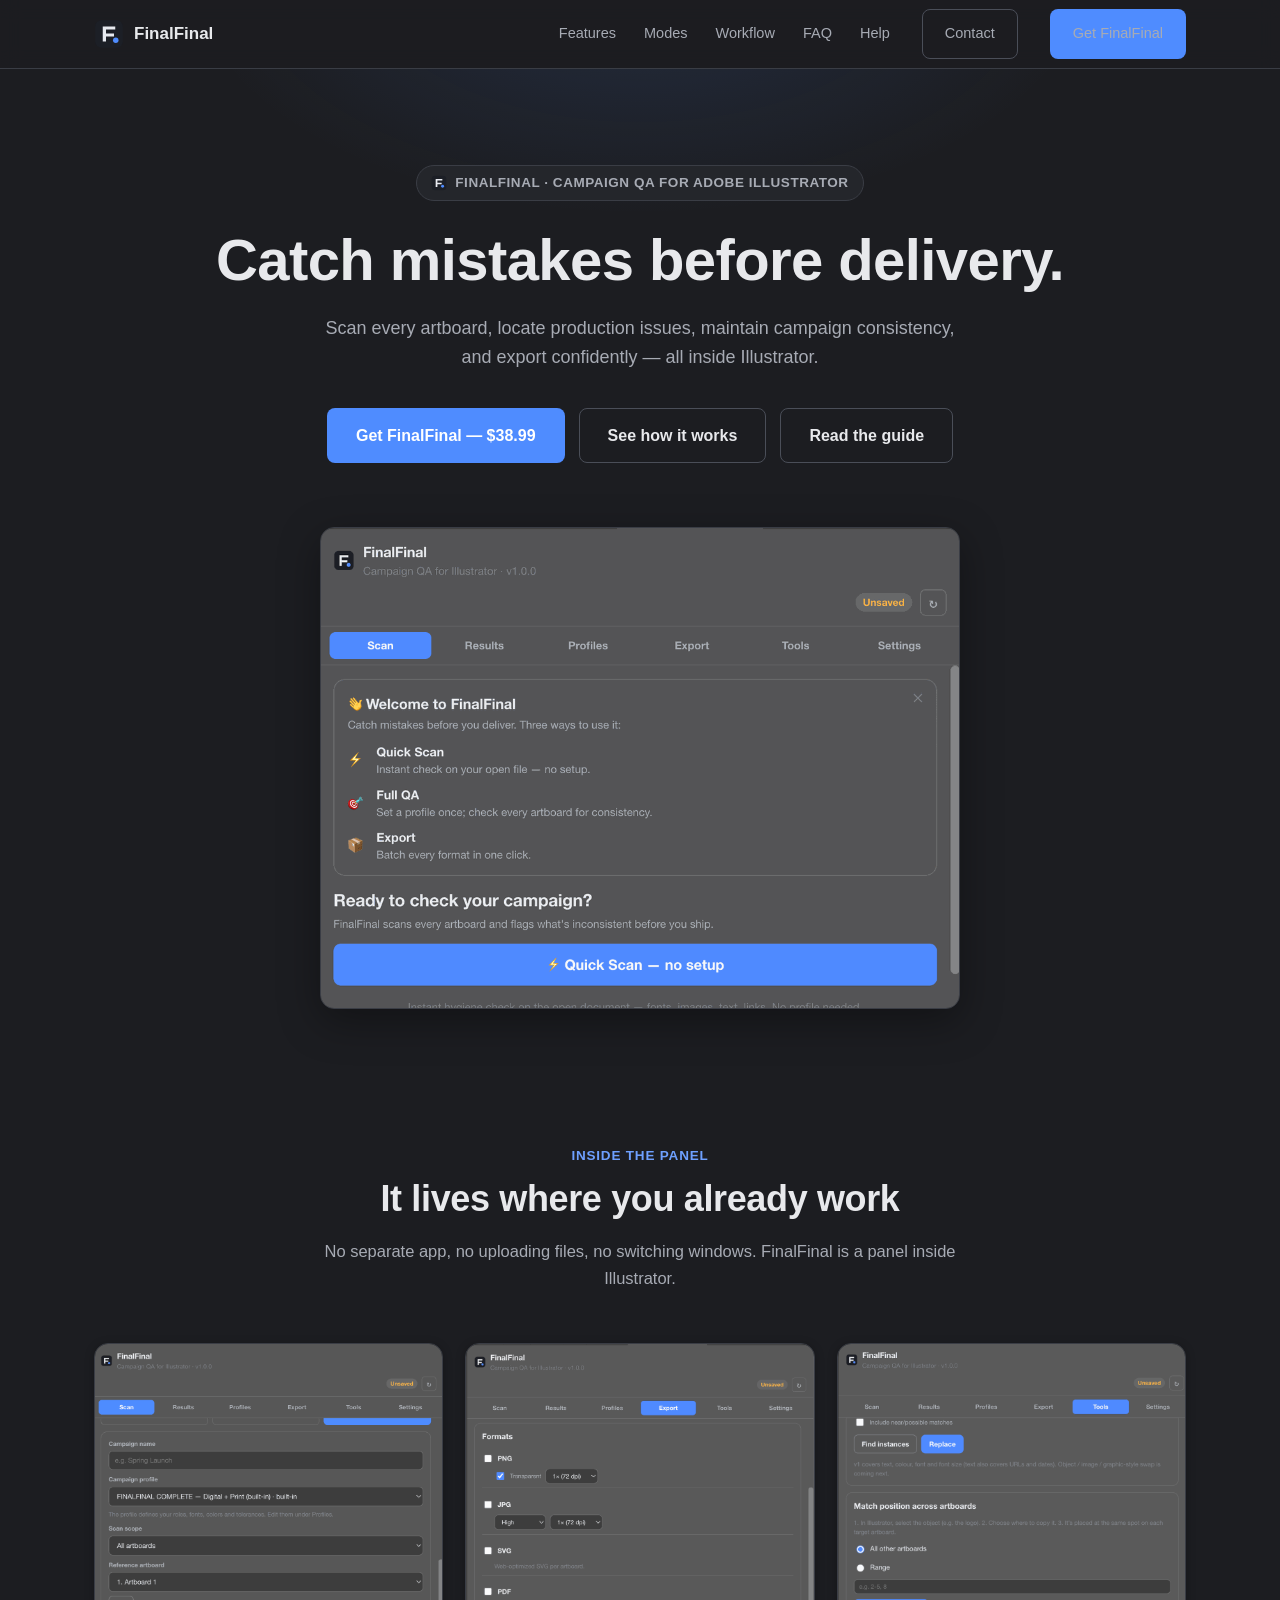
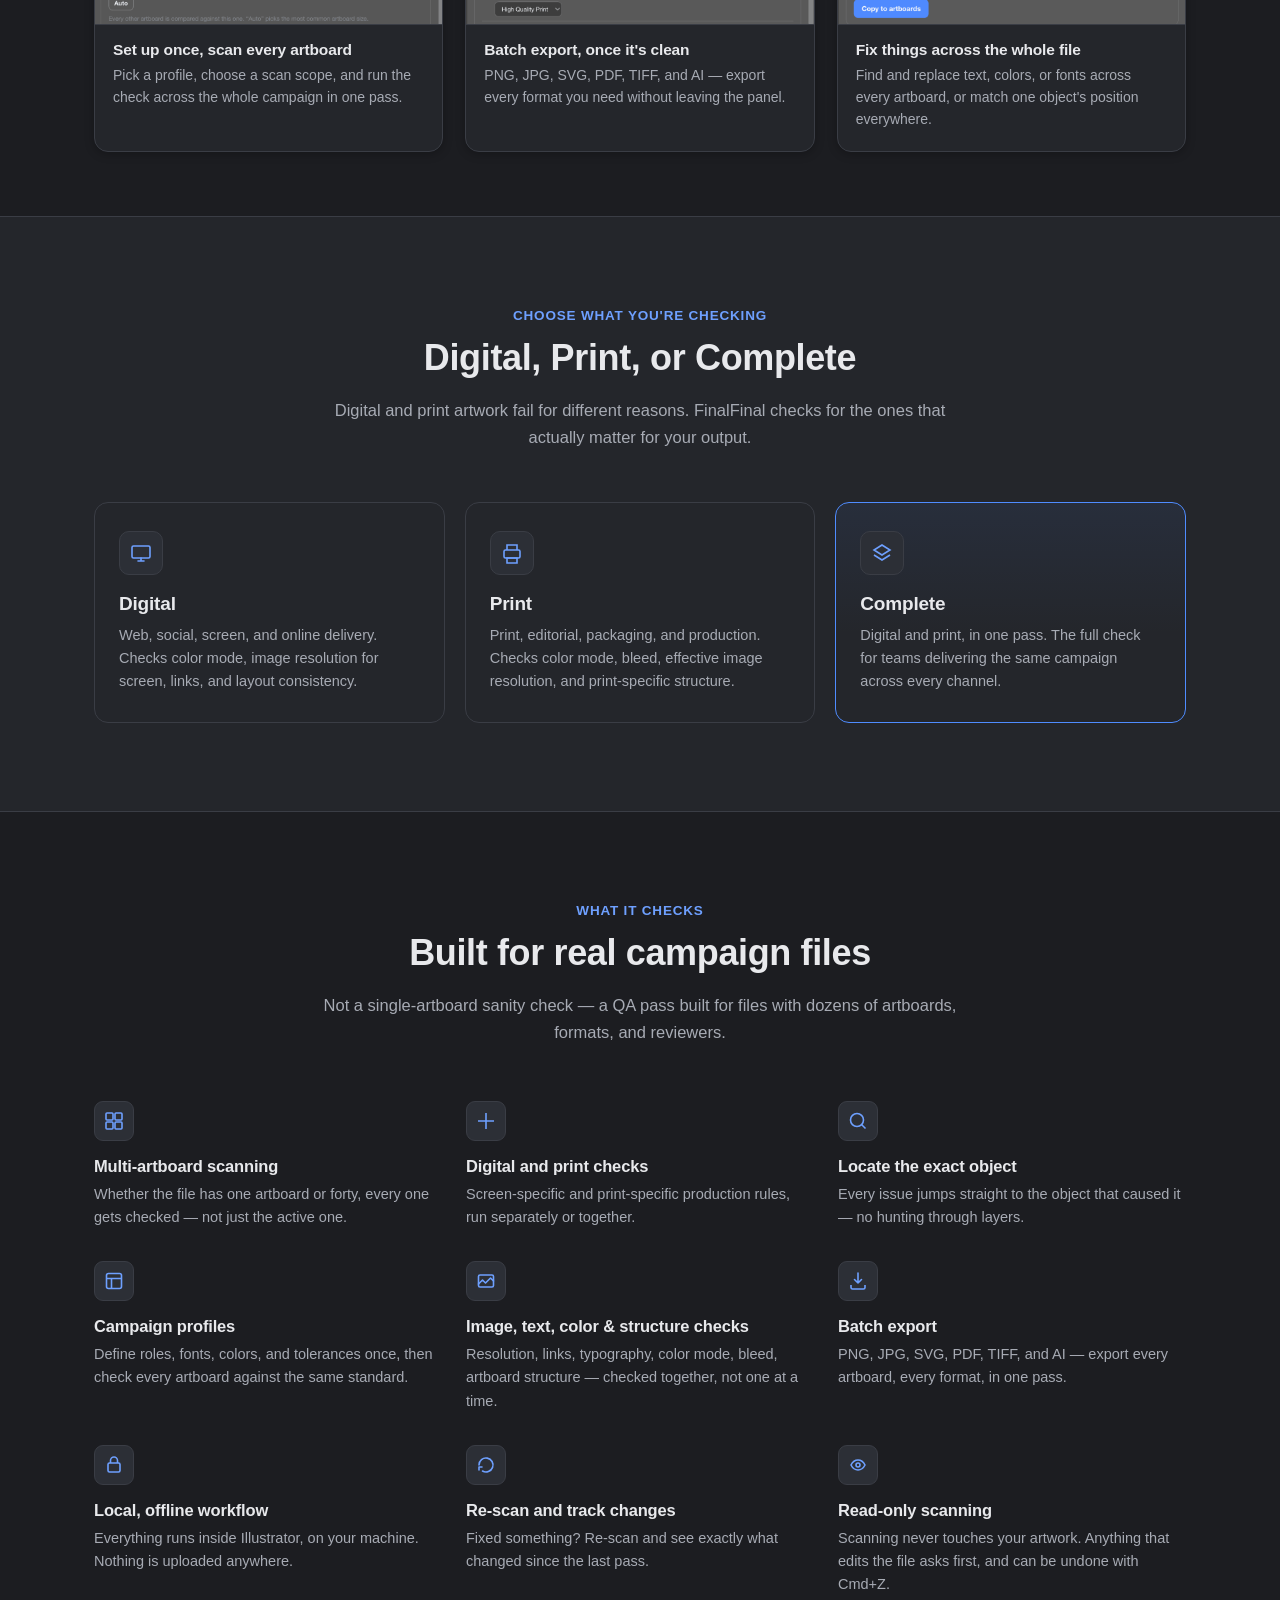
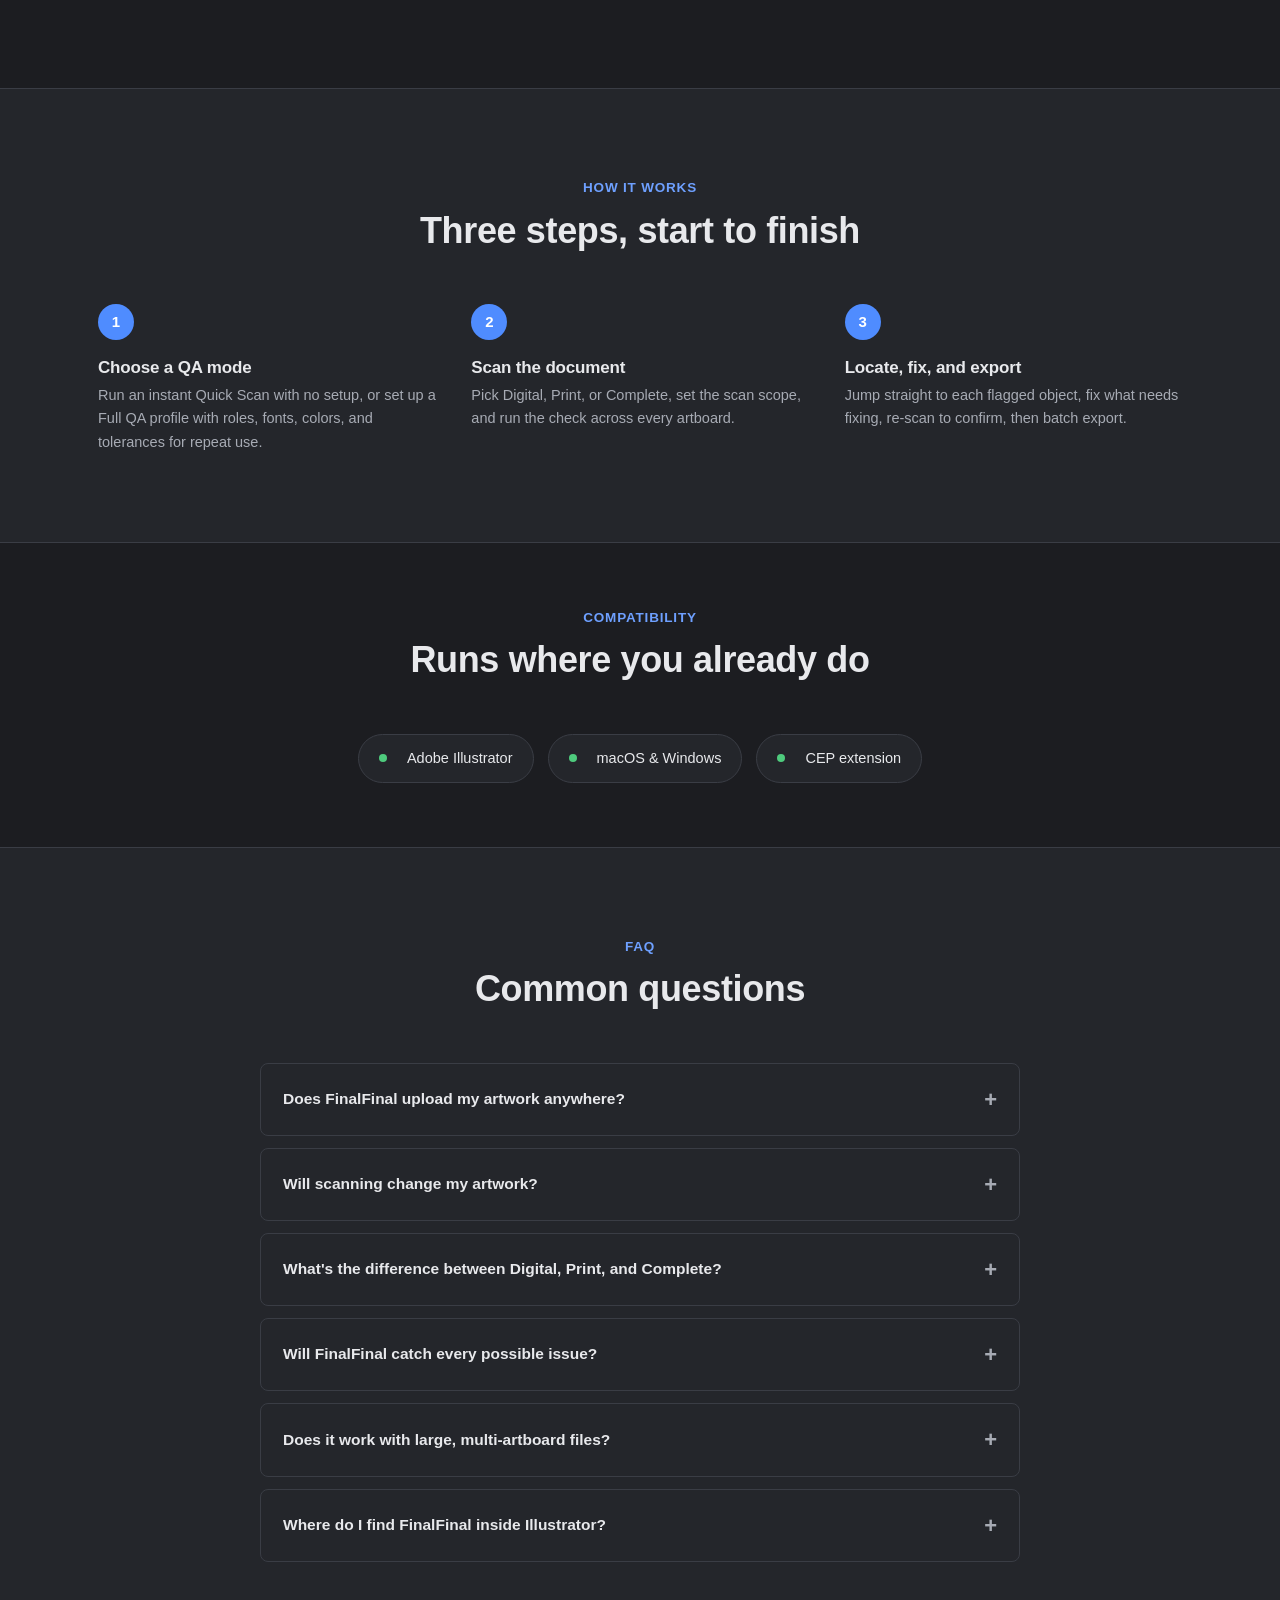
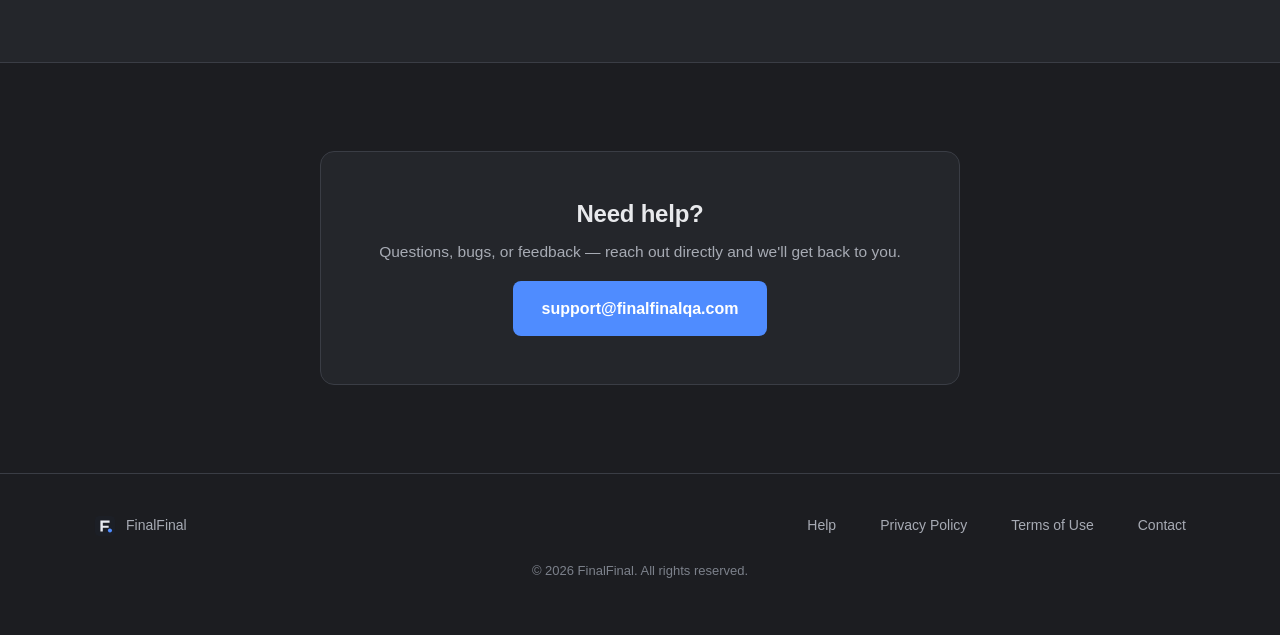
<file: index.html>
<!DOCTYPE html>
<html lang="en">
<head>
<meta charset="UTF-8">
<meta name="viewport" content="width=device-width, initial-scale=1.0">
<title>FinalFinal — Campaign QA for Adobe Illustrator</title>
<meta name="description" content="FinalFinal scans every artboard in Adobe Illustrator, locates production issues, checks campaign consistency, and helps you export confidently — entirely inside Illustrator, entirely offline.">

<link rel="icon" type="image/svg+xml" href="assets/img/logo-mark.svg">
<link rel="icon" type="image/png" sizes="32x32" href="assets/img/favicon-32.png">
<link rel="apple-touch-icon" sizes="180x180" href="assets/img/favicon-180.png">
<link rel="stylesheet" href="assets/css/style.css">

<meta property="og:type" content="website">
<meta property="og:title" content="FinalFinal — Campaign QA for Adobe Illustrator">
<meta property="og:description" content="Catch mistakes before delivery. Scan every artboard, locate production issues, maintain campaign consistency, and export confidently — all inside Illustrator.">
<meta property="og:image" content="assets/img/og-image.png">
<meta name="twitter:card" content="summary_large_image">
<meta name="twitter:title" content="FinalFinal — Campaign QA for Adobe Illustrator">
<meta name="twitter:description" content="Catch mistakes before delivery — all inside Illustrator.">
<meta name="twitter:image" content="assets/img/og-image.png">
</head>
<body>

<a class="skip-link" href="#main">Skip to content</a>

<header class="site-header">
  <div class="container">
    <a class="brand" href="index.html">
      <img src="assets/img/logo-mark.svg" alt="" width="30" height="30">
      FinalFinal
    </a>
    <nav class="main-nav" id="main-nav" aria-label="Primary">
      <a href="#features">Features</a>
      <a href="#modes">Modes</a>
      <a href="#workflow">Workflow</a>
      <a href="#faq">FAQ</a>
      <a href="help.html">Help</a>
      <a class="btn btn-ghost" href="mailto:support@finalfinalqa.com">Contact</a>
      <a class="btn btn-primary" href="https://exchange.adobe.com/apps/cc/205880/finalfinal-campaign-qa" target="_blank" rel="noopener noreferrer">Get FinalFinal</a>
    </nav>
    <button class="nav-toggle" aria-label="Toggle menu" aria-expanded="false" aria-controls="main-nav">
      <svg width="20" height="20" viewBox="0 0 20 20" fill="none" stroke="currentColor" stroke-width="1.8" stroke-linecap="round"><path d="M3 5h14M3 10h14M3 15h14"/></svg>
    </button>
  </div>
</header>

<main id="main">

  <!-- ============ HERO ============ -->
  <section class="hero">
    <div class="container">
      <span class="eyebrow">
        <img src="assets/img/logo-mark.svg" alt="" width="16" height="16">
        FinalFinal · Campaign QA for Adobe Illustrator
      </span>
      <h1>Catch mistakes before delivery.</h1>
      <p class="lede">Scan every artboard, locate production issues, maintain campaign consistency, and export confidently — all inside Illustrator.</p>
      <div class="cta-row">
        <a class="btn btn-primary btn-lg" href="https://exchange.adobe.com/apps/cc/205880/finalfinal-campaign-qa" target="_blank" rel="noopener noreferrer">Get FinalFinal — $38.99</a>
        <a class="btn btn-ghost btn-lg" href="#workflow">See how it works</a>
        <a class="btn btn-ghost btn-lg" href="help.html">Read the guide</a>
      </div>
      <div class="hero-shot">
        <img src="assets/img/screenshots/scan-welcome.png" alt="FinalFinal panel inside Adobe Illustrator, showing the Quick Scan, Full QA, and Export overview, with Digital, Print, and Complete mode selection." loading="eager" width="1000" height="1104">
      </div>
    </div>
  </section>

  <!-- ============ INTERFACE / SCREENSHOTS ============ -->
  <section id="interface" class="tight">
    <div class="container">
      <div class="section-head">
        <span class="kicker">Inside the panel</span>
        <h2>It lives where you already work</h2>
        <p>No separate app, no uploading files, no switching windows. FinalFinal is a panel inside Illustrator.</p>
      </div>
      <div class="shot-grid">
        <article class="shot-card">
          <div class="shot-frame">
            <img src="assets/img/screenshots/scan-setup.png" alt="FinalFinal Scan tab showing the Campaign profile, Scan scope, Reference artboard, and Run Campaign QA button." loading="lazy" width="1000" height="1106">
          </div>
          <div class="shot-caption">
            <h3>Set up once, scan every artboard</h3>
            <p>Pick a profile, choose a scan scope, and run the check across the whole campaign in one pass.</p>
          </div>
        </article>
        <article class="shot-card">
          <div class="shot-frame">
            <img src="assets/img/screenshots/export.png" alt="FinalFinal Export tab showing PNG, JPG, SVG, PDF, TIFF, and AI export options." loading="lazy" width="1000" height="1098">
          </div>
          <div class="shot-caption">
            <h3>Batch export, once it's clean</h3>
            <p>PNG, JPG, SVG, PDF, TIFF, and AI — export every format you need without leaving the panel.</p>
          </div>
        </article>
        <article class="shot-card">
          <div class="shot-frame">
            <img src="assets/img/screenshots/tools-findreplace.png" alt="FinalFinal Tools tab showing Find and Replace across artboards, and Match position across artboards." loading="lazy" width="1000" height="1113">
          </div>
          <div class="shot-caption">
            <h3>Fix things across the whole file</h3>
            <p>Find and replace text, colors, or fonts across every artboard, or match one object's position everywhere.</p>
          </div>
        </article>
      </div>
    </div>
  </section>

  <!-- ============ MODES ============ -->
  <section id="modes" class="alt-bg">
    <div class="container">
      <div class="section-head">
        <span class="kicker">Choose what you're checking</span>
        <h2>Digital, Print, or Complete</h2>
        <p>Digital and print artwork fail for different reasons. FinalFinal checks for the ones that actually matter for your output.</p>
      </div>
      <div class="mode-grid">
        <div class="mode-card">
          <div class="mode-icon">
            <svg width="22" height="22" viewBox="0 0 22 22" fill="none" stroke="currentColor" stroke-width="1.6"><rect x="2" y="4" width="18" height="12" rx="1.5"/><path d="M8 19h6M11 16v3" stroke-linecap="round"/></svg>
          </div>
          <h3>Digital</h3>
          <p>Web, social, screen, and online delivery. Checks color mode, image resolution for screen, links, and layout consistency.</p>
        </div>
        <div class="mode-card">
          <div class="mode-icon">
            <svg width="22" height="22" viewBox="0 0 22 22" fill="none" stroke="currentColor" stroke-width="1.6"><path d="M6 8V3h10v5M6 16h10v5H6v-5Z"/><rect x="3" y="8" width="16" height="8" rx="1.5"/></svg>
          </div>
          <h3>Print</h3>
          <p>Print, editorial, packaging, and production. Checks color mode, bleed, effective image resolution, and print-specific structure.</p>
        </div>
        <div class="mode-card is-complete">
          <div class="mode-icon">
            <svg width="22" height="22" viewBox="0 0 22 22" fill="none" stroke="currentColor" stroke-width="1.6"><path d="M11 3 3 8l8 5 8-5-8-5Z"/><path d="m3 13 8 5 8-5"/></svg>
          </div>
          <h3>Complete</h3>
          <p>Digital and print, in one pass. The full check for teams delivering the same campaign across every channel.</p>
        </div>
      </div>
    </div>
  </section>

  <!-- ============ FEATURES ============ -->
  <section id="features">
    <div class="container">
      <div class="section-head">
        <span class="kicker">What it checks</span>
        <h2>Built for real campaign files</h2>
        <p>Not a single-artboard sanity check — a QA pass built for files with dozens of artboards, formats, and reviewers.</p>
      </div>
      <div class="feature-grid">
        <div class="feature">
          <div class="feature-icon"><svg width="20" height="20" viewBox="0 0 20 20" fill="none" stroke="currentColor" stroke-width="1.6"><rect x="2" y="2" width="7" height="7" rx="1"/><rect x="11" y="2" width="7" height="7" rx="1"/><rect x="2" y="11" width="7" height="7" rx="1"/><rect x="11" y="11" width="7" height="7" rx="1"/></svg></div>
          <h3>Multi-artboard scanning</h3>
          <p>Whether the file has one artboard or forty, every one gets checked — not just the active one.</p>
        </div>
        <div class="feature">
          <div class="feature-icon"><svg width="20" height="20" viewBox="0 0 20 20" fill="none" stroke="currentColor" stroke-width="1.6"><path d="M10 2v16M2 10h16"/></svg></div>
          <h3>Digital and print checks</h3>
          <p>Screen-specific and print-specific production rules, run separately or together.</p>
        </div>
        <div class="feature">
          <div class="feature-icon"><svg width="20" height="20" viewBox="0 0 20 20" fill="none" stroke="currentColor" stroke-width="1.6"><circle cx="9" cy="9" r="6.5"/><path d="m17.5 17.5-4-4"/></svg></div>
          <h3>Locate the exact object</h3>
          <p>Every issue jumps straight to the object that caused it — no hunting through layers.</p>
        </div>
        <div class="feature">
          <div class="feature-icon"><svg width="20" height="20" viewBox="0 0 20 20" fill="none" stroke="currentColor" stroke-width="1.6"><rect x="2.5" y="2.5" width="15" height="15" rx="2"/><path d="M2.5 7.5h15M7.5 7.5V18"/></svg></div>
          <h3>Campaign profiles</h3>
          <p>Define roles, fonts, colors, and tolerances once, then check every artboard against the same standard.</p>
        </div>
        <div class="feature">
          <div class="feature-icon"><svg width="20" height="20" viewBox="0 0 20 20" fill="none" stroke="currentColor" stroke-width="1.6"><rect x="2.5" y="4" width="15" height="12" rx="1.5"/><path d="m2.5 13 4-4 3 3 5-5 3 3" stroke-linecap="round" stroke-linejoin="round"/></svg></div>
          <h3>Image, text, color &amp; structure checks</h3>
          <p>Resolution, links, typography, color mode, bleed, artboard structure — checked together, not one at a time.</p>
        </div>
        <div class="feature">
          <div class="feature-icon"><svg width="20" height="20" viewBox="0 0 20 20" fill="none" stroke="currentColor" stroke-width="1.6"><path d="M10 2v10m0 0-3.5-3.5M10 12l3.5-3.5" stroke-linecap="round" stroke-linejoin="round"/><path d="M3 14v2.5A1.5 1.5 0 0 0 4.5 18h11a1.5 1.5 0 0 0 1.5-1.5V14"/></svg></div>
          <h3>Batch export</h3>
          <p>PNG, JPG, SVG, PDF, TIFF, and AI — export every artboard, every format, in one pass.</p>
        </div>
        <div class="feature">
          <div class="feature-icon"><svg width="20" height="20" viewBox="0 0 20 20" fill="none" stroke="currentColor" stroke-width="1.6"><rect x="4" y="8" width="12" height="9" rx="1.5"/><path d="M6.5 8V5.5a3.5 3.5 0 0 1 7 0V8"/></svg></div>
          <h3>Local, offline workflow</h3>
          <p>Everything runs inside Illustrator, on your machine. Nothing is uploaded anywhere.</p>
        </div>
        <div class="feature">
          <div class="feature-icon"><svg width="20" height="20" viewBox="0 0 20 20" fill="none" stroke="currentColor" stroke-width="1.6"><path d="M3 10a7 7 0 1 1 3.5 6.06" stroke-linecap="round"/><path d="M3 15v-3h3" stroke-linecap="round" stroke-linejoin="round"/></svg></div>
          <h3>Re-scan and track changes</h3>
          <p>Fixed something? Re-scan and see exactly what changed since the last pass.</p>
        </div>
        <div class="feature">
          <div class="feature-icon"><svg width="20" height="20" viewBox="0 0 20 20" fill="none" stroke="currentColor" stroke-width="1.6"><path d="M3 10s2.5-5 7-5 7 5 7 5-2.5 5-7 5-7-5-7-5Z"/><circle cx="10" cy="10" r="2"/></svg></div>
          <h3>Read-only scanning</h3>
          <p>Scanning never touches your artwork. Anything that edits the file asks first, and can be undone with Cmd+Z.</p>
        </div>
      </div>
    </div>
  </section>

  <!-- ============ WORKFLOW ============ -->
  <section id="workflow" class="alt-bg">
    <div class="container">
      <div class="section-head">
        <span class="kicker">How it works</span>
        <h2>Three steps, start to finish</h2>
      </div>
      <div class="steps">
        <div class="step">
          <span class="step-num">1</span>
          <h3>Choose a QA mode</h3>
          <p>Run an instant Quick Scan with no setup, or set up a Full QA profile with roles, fonts, colors, and tolerances for repeat use.</p>
        </div>
        <div class="step">
          <span class="step-num">2</span>
          <h3>Scan the document</h3>
          <p>Pick Digital, Print, or Complete, set the scan scope, and run the check across every artboard.</p>
        </div>
        <div class="step">
          <span class="step-num">3</span>
          <h3>Locate, fix, and export</h3>
          <p>Jump straight to each flagged object, fix what needs fixing, re-scan to confirm, then batch export.</p>
        </div>
      </div>
    </div>
  </section>

  <!-- ============ COMPATIBILITY ============ -->
  <section class="tight">
    <div class="container">
      <div class="section-head">
        <span class="kicker">Compatibility</span>
        <h2>Runs where you already do</h2>
      </div>
      <div class="compat-row">
        <span class="compat-badge"><span class="dot"></span>Adobe Illustrator</span>
        <span class="compat-badge"><span class="dot"></span>macOS &amp; Windows</span>
        <span class="compat-badge"><span class="dot"></span>CEP extension</span>
      </div>
    </div>
  </section>

  <!-- ============ FAQ ============ -->
  <section id="faq" class="alt-bg">
    <div class="container">
      <div class="section-head">
        <span class="kicker">FAQ</span>
        <h2>Common questions</h2>
      </div>
      <div class="faq-list">
        <details class="faq-item">
          <summary>Does FinalFinal upload my artwork anywhere?</summary>
          <div class="faq-body"><p>No. Scanning runs entirely inside Illustrator, on your machine. Your document and artwork are never uploaded to a server. See the <a href="privacy.html">Privacy Policy</a> for details.</p></div>
        </details>
        <details class="faq-item">
          <summary>Will scanning change my artwork?</summary>
          <div class="faq-body"><p>No. Scanning is read-only and never modifies your file. Some tools (like batch renaming or find-and-replace) do make edits, but only when you explicitly run them — and every one of those actions can be undone with Cmd+Z.</p></div>
        </details>
        <details class="faq-item">
          <summary>What's the difference between Digital, Print, and Complete?</summary>
          <div class="faq-body"><p>Digital checks what matters for screen and web delivery. Print checks what matters for print production, like color mode and bleed. Complete runs both sets of checks in a single pass.</p></div>
        </details>
        <details class="faq-item">
          <summary>Will FinalFinal catch every possible issue?</summary>
          <div class="faq-body"><p>No QA tool can guarantee that, and FinalFinal doesn't claim to. It's built to catch the issues that come up most often in real campaign files, but you should always review scan results yourself before delivery.</p></div>
        </details>
        <details class="faq-item">
          <summary>Does it work with large, multi-artboard files?</summary>
          <div class="faq-body"><p>Yes — that's the main use case. FinalFinal is built for campaigns with many artboards and formats, not single-artboard files.</p></div>
        </details>
        <details class="faq-item">
          <summary>Where do I find FinalFinal inside Illustrator?</summary>
          <div class="faq-body"><p>Window → Extensions (Legacy) → FinalFinal — Campaign QA. Full installation and usage steps are on the <a href="help.html">Help</a> page.</p></div>
        </details>
      </div>
    </div>
  </section>

  <!-- ============ SUPPORT ============ -->
  <section id="support">
    <div class="container">
      <div class="support-card">
        <h2>Need help?</h2>
        <p>Questions, bugs, or feedback — reach out directly and we'll get back to you.</p>
        <a class="btn btn-primary btn-lg" href="mailto:support@finalfinalqa.com">support@finalfinalqa.com</a>
      </div>
    </div>
  </section>

</main>

<footer class="site-footer">
  <div class="container">
    <a class="footer-brand" href="index.html">
      <img src="assets/img/logo-mark.svg" alt="" width="22" height="22">
      FinalFinal
    </a>
    <nav class="footer-links" aria-label="Footer">
      <a href="help.html">Help</a>
      <a href="privacy.html">Privacy Policy</a>
      <a href="terms.html">Terms of Use</a>
      <a href="mailto:support@finalfinalqa.com">Contact</a>
    </nav>
    <p class="footer-copy">© 2026 FinalFinal. All rights reserved.</p>
  </div>
</footer>

<script src="assets/js/main.js"></script>
</body>
</html>
</file>
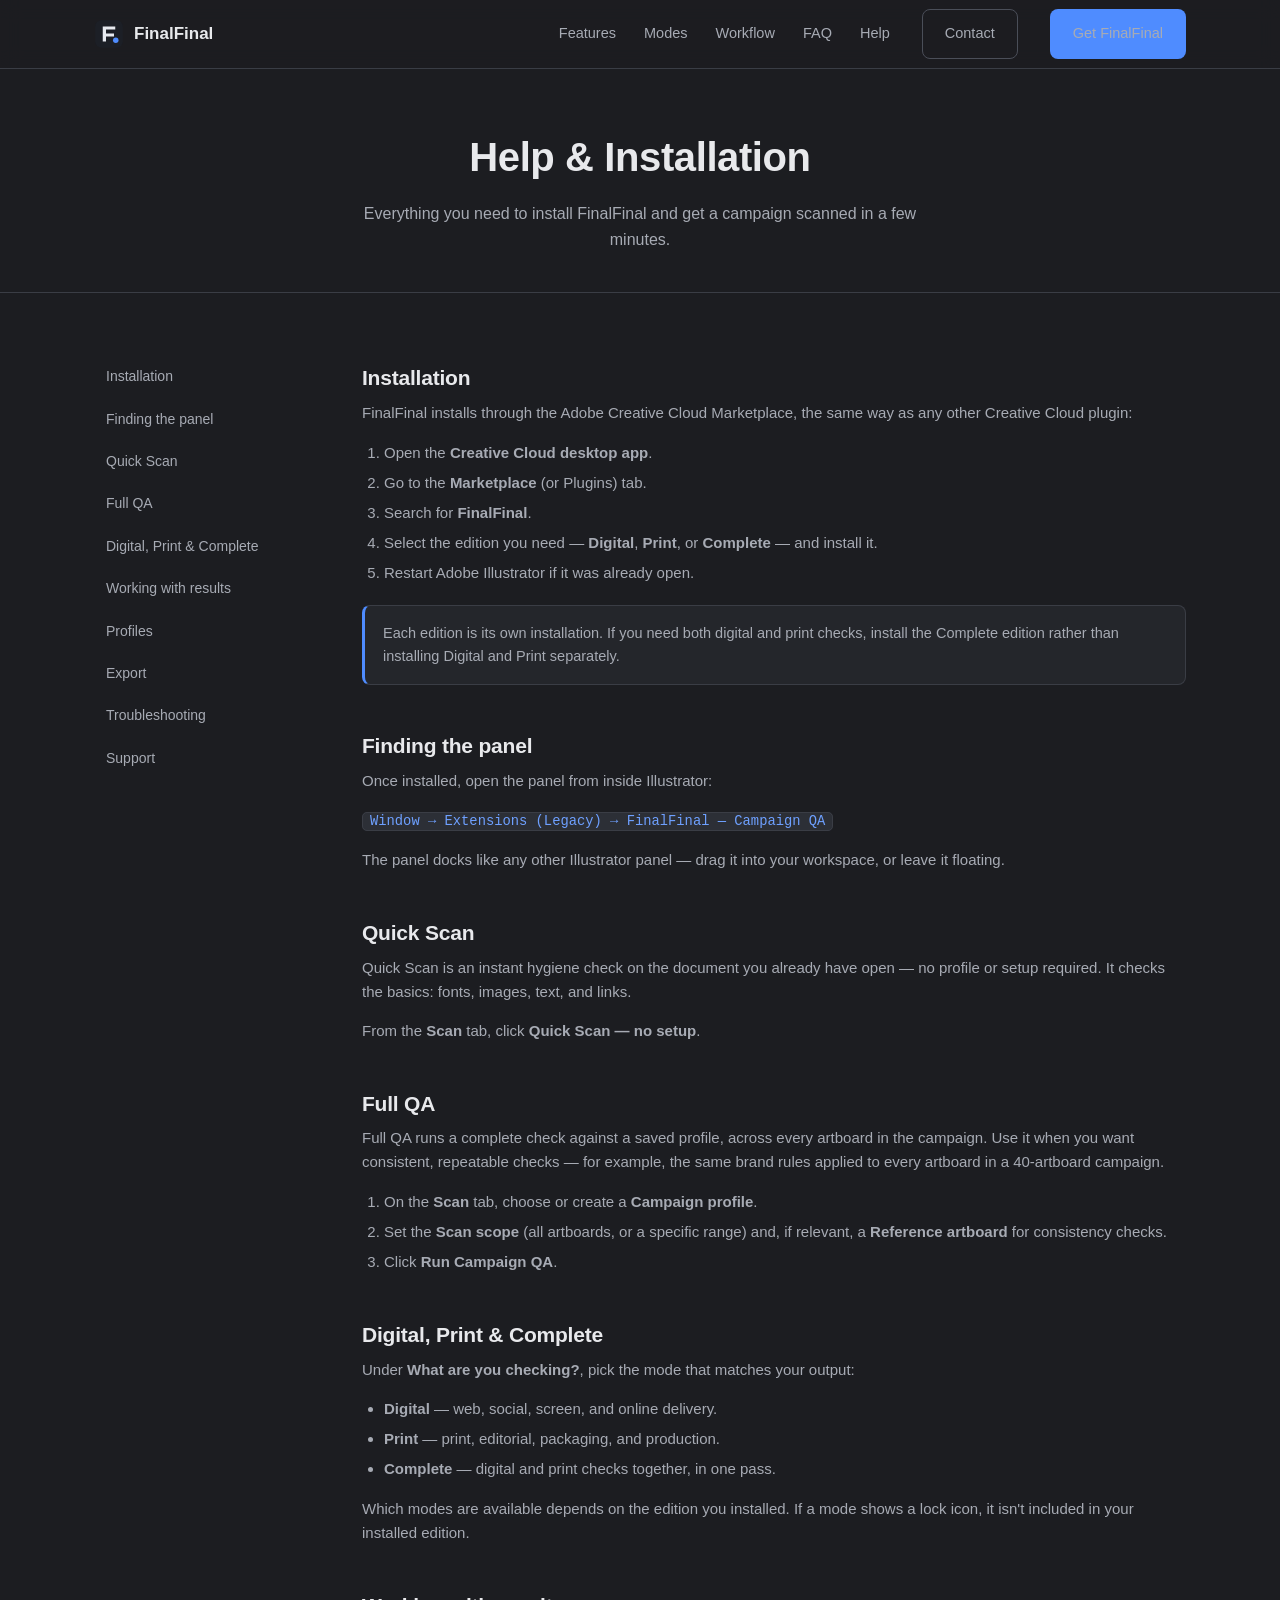
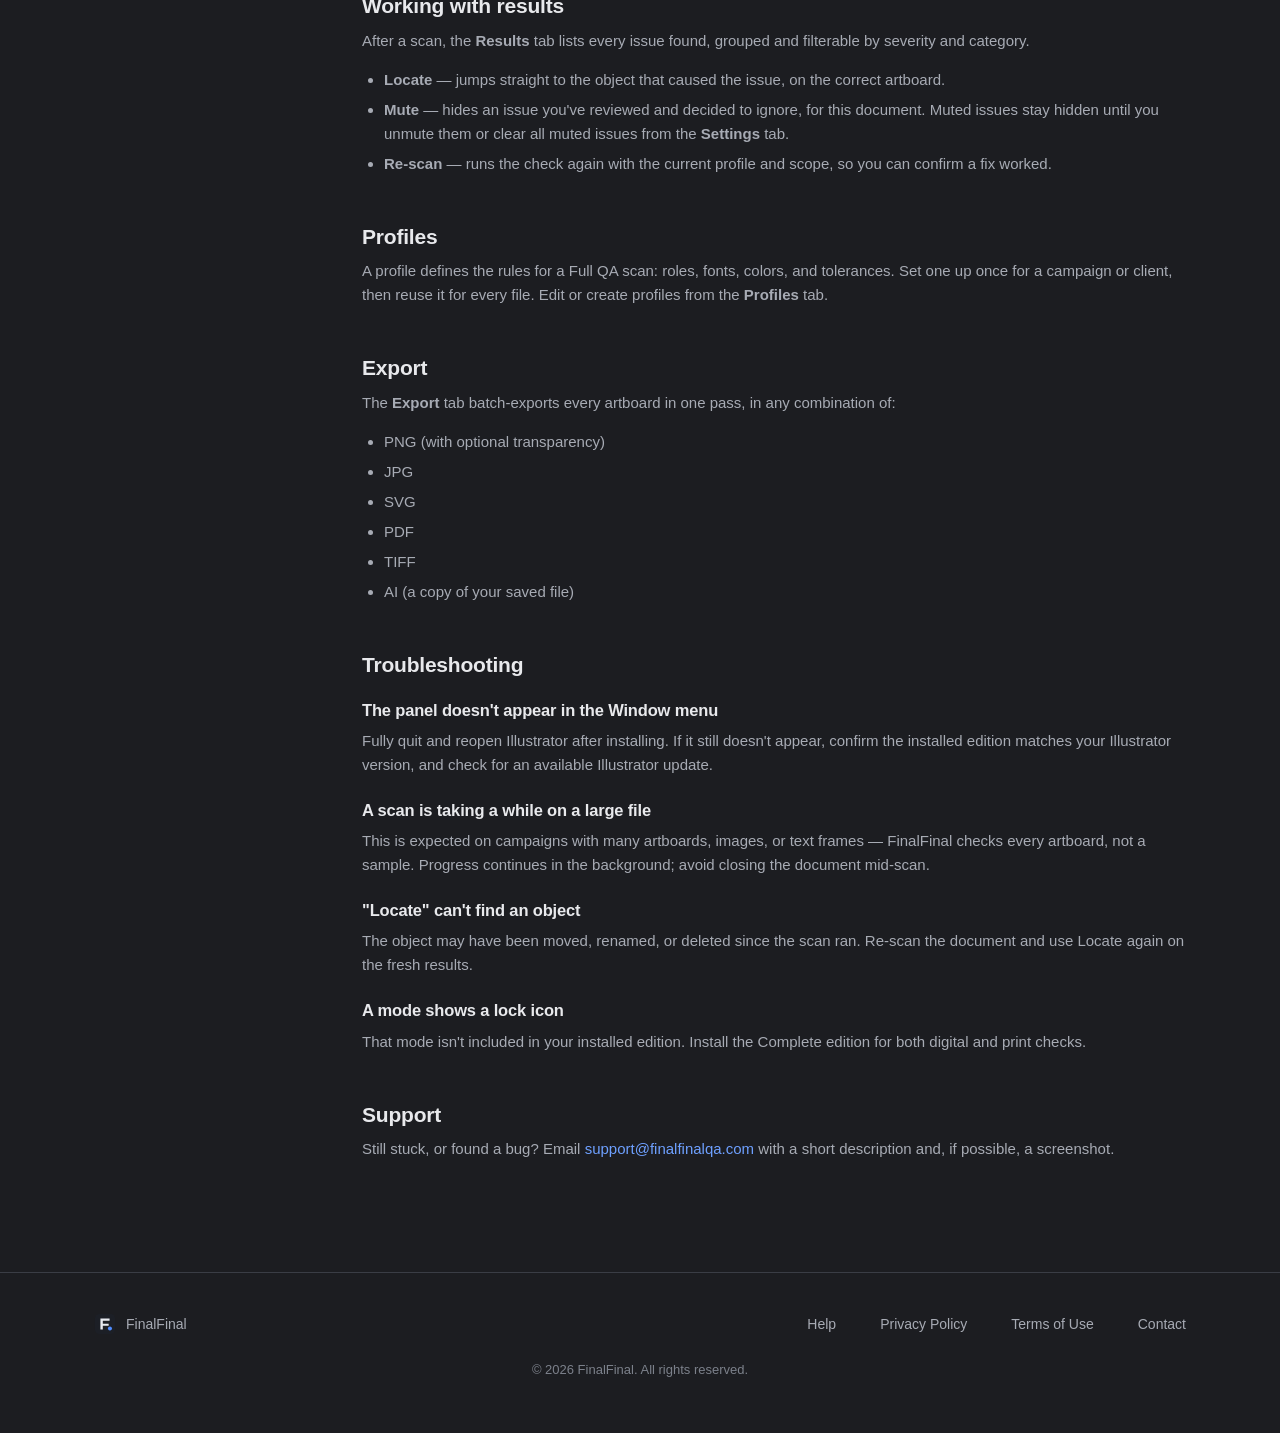
<file: help.html>
<!DOCTYPE html>
<html lang="en">
<head>
<meta charset="UTF-8">
<meta name="viewport" content="width=device-width, initial-scale=1.0">
<title>Help &amp; Installation — FinalFinal</title>
<meta name="description" content="How to install FinalFinal and use Quick Scan, Full QA, Digital/Print/Complete modes, Locate, Mute, Re-scan, Profiles, and Export.">
<link rel="icon" type="image/svg+xml" href="assets/img/logo-mark.svg">
<link rel="icon" type="image/png" sizes="32x32" href="assets/img/favicon-32.png">
<link rel="apple-touch-icon" sizes="180x180" href="assets/img/favicon-180.png">
<link rel="stylesheet" href="assets/css/style.css">
<meta property="og:type" content="website">
<meta property="og:title" content="Help & Installation — FinalFinal">
<meta property="og:description" content="How to install and use FinalFinal inside Adobe Illustrator.">
<meta property="og:image" content="assets/img/og-image.png">
</head>
<body>

<a class="skip-link" href="#main">Skip to content</a>

<header class="site-header">
  <div class="container">
    <a class="brand" href="index.html">
      <img src="assets/img/logo-mark.svg" alt="" width="30" height="30">
      FinalFinal
    </a>
    <nav class="main-nav" id="main-nav" aria-label="Primary">
      <a href="index.html#features">Features</a>
      <a href="index.html#modes">Modes</a>
      <a href="index.html#workflow">Workflow</a>
      <a href="index.html#faq">FAQ</a>
      <a href="help.html">Help</a>
      <a class="btn btn-ghost" href="mailto:support@finalfinalqa.com">Contact</a>
      <a class="btn btn-primary" href="https://exchange.adobe.com/apps/cc/205880/finalfinal-campaign-qa" target="_blank" rel="noopener noreferrer">Get FinalFinal</a>
    </nav>
    <button class="nav-toggle" aria-label="Toggle menu" aria-expanded="false" aria-controls="main-nav">
      <svg width="20" height="20" viewBox="0 0 20 20" fill="none" stroke="currentColor" stroke-width="1.8" stroke-linecap="round"><path d="M3 5h14M3 10h14M3 15h14"/></svg>
    </button>
  </div>
</header>

<main id="main">
  <div class="page-hero">
    <div class="container">
      <h1>Help &amp; Installation</h1>
      <p>Everything you need to install FinalFinal and get a campaign scanned in a few minutes.</p>
    </div>
  </div>

  <div class="container">
    <div class="doc-layout">
      <nav class="doc-nav" aria-label="On this page">
        <a href="#install">Installation</a>
        <a href="#find-it">Finding the panel</a>
        <a href="#quick-scan">Quick Scan</a>
        <a href="#full-qa">Full QA</a>
        <a href="#modes">Digital, Print &amp; Complete</a>
        <a href="#results">Working with results</a>
        <a href="#profiles">Profiles</a>
        <a href="#export">Export</a>
        <a href="#troubleshooting">Troubleshooting</a>
        <a href="#support">Support</a>
      </nav>

      <article class="doc-content">

        <h2 id="install">Installation</h2>
        <p>FinalFinal installs through the Adobe Creative Cloud Marketplace, the same way as any other Creative Cloud plugin:</p>
        <ol>
          <li>Open the <strong>Creative Cloud desktop app</strong>.</li>
          <li>Go to the <strong>Marketplace</strong> (or Plugins) tab.</li>
          <li>Search for <strong>FinalFinal</strong>.</li>
          <li>Select the edition you need — <strong>Digital</strong>, <strong>Print</strong>, or <strong>Complete</strong> — and install it.</li>
          <li>Restart Adobe Illustrator if it was already open.</li>
        </ol>
        <div class="callout">Each edition is its own installation. If you need both digital and print checks, install the Complete edition rather than installing Digital and Print separately.</div>

        <h2 id="find-it">Finding the panel</h2>
        <p>Once installed, open the panel from inside Illustrator:</p>
        <p><code>Window → Extensions (Legacy) → FinalFinal — Campaign QA</code></p>
        <p>The panel docks like any other Illustrator panel — drag it into your workspace, or leave it floating.</p>

        <h2 id="quick-scan">Quick Scan</h2>
        <p>Quick Scan is an instant hygiene check on the document you already have open — no profile or setup required. It checks the basics: fonts, images, text, and links.</p>
        <p>From the <strong>Scan</strong> tab, click <strong>Quick Scan — no setup</strong>.</p>

        <h2 id="full-qa">Full QA</h2>
        <p>Full QA runs a complete check against a saved profile, across every artboard in the campaign. Use it when you want consistent, repeatable checks — for example, the same brand rules applied to every artboard in a 40-artboard campaign.</p>
        <ol>
          <li>On the <strong>Scan</strong> tab, choose or create a <strong>Campaign profile</strong>.</li>
          <li>Set the <strong>Scan scope</strong> (all artboards, or a specific range) and, if relevant, a <strong>Reference artboard</strong> for consistency checks.</li>
          <li>Click <strong>Run Campaign QA</strong>.</li>
        </ol>

        <h2 id="modes">Digital, Print &amp; Complete</h2>
        <p>Under <strong>What are you checking?</strong>, pick the mode that matches your output:</p>
        <ul>
          <li><strong>Digital</strong> — web, social, screen, and online delivery.</li>
          <li><strong>Print</strong> — print, editorial, packaging, and production.</li>
          <li><strong>Complete</strong> — digital and print checks together, in one pass.</li>
        </ul>
        <p>Which modes are available depends on the edition you installed. If a mode shows a lock icon, it isn't included in your installed edition.</p>

        <h2 id="results">Working with results</h2>
        <p>After a scan, the <strong>Results</strong> tab lists every issue found, grouped and filterable by severity and category.</p>
        <ul>
          <li><strong>Locate</strong> — jumps straight to the object that caused the issue, on the correct artboard.</li>
          <li><strong>Mute</strong> — hides an issue you've reviewed and decided to ignore, for this document. Muted issues stay hidden until you unmute them or clear all muted issues from the <strong>Settings</strong> tab.</li>
          <li><strong>Re-scan</strong> — runs the check again with the current profile and scope, so you can confirm a fix worked.</li>
        </ul>

        <h2 id="profiles">Profiles</h2>
        <p>A profile defines the rules for a Full QA scan: roles, fonts, colors, and tolerances. Set one up once for a campaign or client, then reuse it for every file. Edit or create profiles from the <strong>Profiles</strong> tab.</p>

        <h2 id="export">Export</h2>
        <p>The <strong>Export</strong> tab batch-exports every artboard in one pass, in any combination of:</p>
        <ul>
          <li>PNG (with optional transparency)</li>
          <li>JPG</li>
          <li>SVG</li>
          <li>PDF</li>
          <li>TIFF</li>
          <li>AI (a copy of your saved file)</li>
        </ul>

        <h2 id="troubleshooting">Troubleshooting</h2>
        <h3>The panel doesn't appear in the Window menu</h3>
        <p>Fully quit and reopen Illustrator after installing. If it still doesn't appear, confirm the installed edition matches your Illustrator version, and check for an available Illustrator update.</p>
        <h3>A scan is taking a while on a large file</h3>
        <p>This is expected on campaigns with many artboards, images, or text frames — FinalFinal checks every artboard, not a sample. Progress continues in the background; avoid closing the document mid-scan.</p>
        <h3>"Locate" can't find an object</h3>
        <p>The object may have been moved, renamed, or deleted since the scan ran. Re-scan the document and use Locate again on the fresh results.</p>
        <h3>A mode shows a lock icon</h3>
        <p>That mode isn't included in your installed edition. Install the Complete edition for both digital and print checks.</p>

        <h2 id="support">Support</h2>
        <p>Still stuck, or found a bug? Email <a href="mailto:support@finalfinalqa.com">support@finalfinalqa.com</a> with a short description and, if possible, a screenshot.</p>

      </article>
    </div>
  </div>
</main>

<footer class="site-footer">
  <div class="container">
    <a class="footer-brand" href="index.html">
      <img src="assets/img/logo-mark.svg" alt="" width="22" height="22">
      FinalFinal
    </a>
    <nav class="footer-links" aria-label="Footer">
      <a href="help.html">Help</a>
      <a href="privacy.html">Privacy Policy</a>
      <a href="terms.html">Terms of Use</a>
      <a href="mailto:support@finalfinalqa.com">Contact</a>
    </nav>
    <p class="footer-copy">© 2026 FinalFinal. All rights reserved.</p>
  </div>
</footer>

<script src="assets/js/main.js"></script>
</body>
</html>
</file>
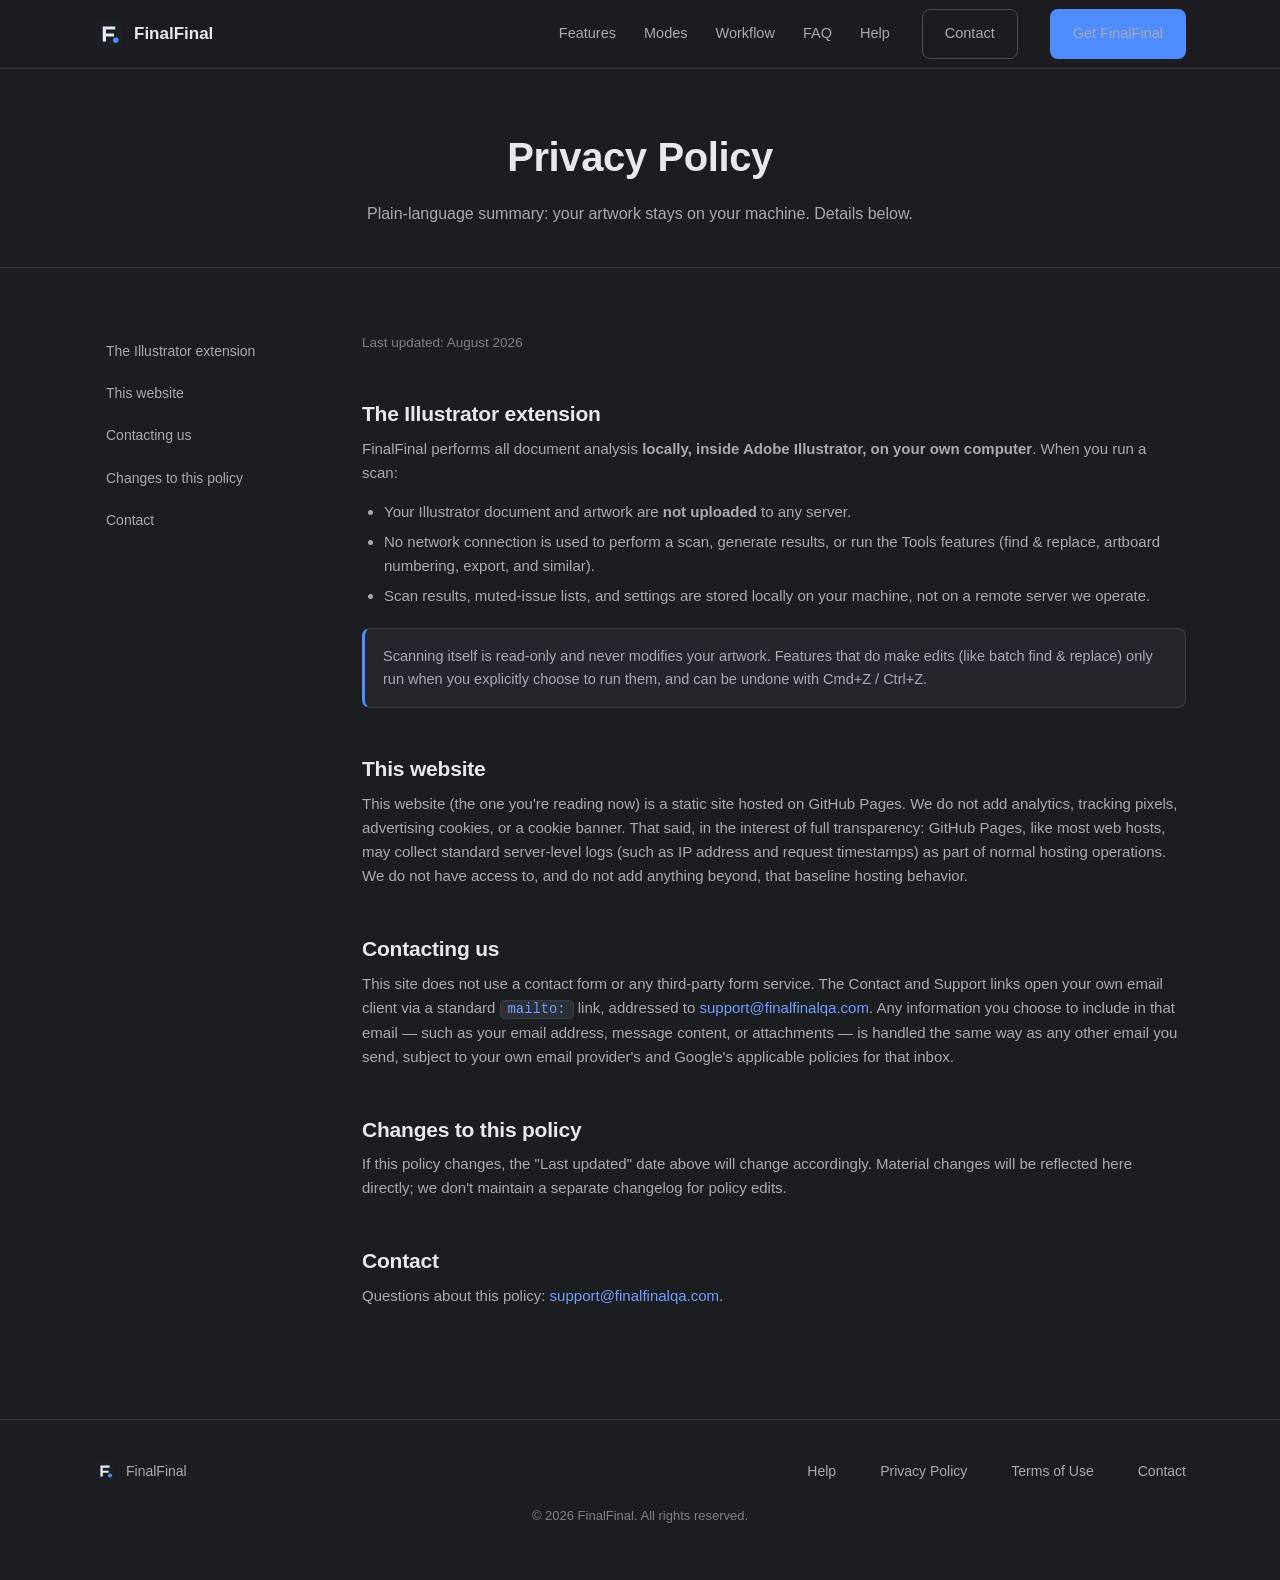
<file: privacy.html>
<!DOCTYPE html>
<html lang="en">
<head>
<meta charset="UTF-8">
<meta name="viewport" content="width=device-width, initial-scale=1.0">
<title>Privacy Policy — FinalFinal</title>
<meta name="description" content="FinalFinal's privacy policy: how the Illustrator extension handles your documents, and what this website collects.">
<link rel="icon" type="image/svg+xml" href="assets/img/logo-mark.svg">
<link rel="icon" type="image/png" sizes="32x32" href="assets/img/favicon-32.png">
<link rel="apple-touch-icon" sizes="180x180" href="assets/img/favicon-180.png">
<link rel="stylesheet" href="assets/css/style.css">
<meta property="og:type" content="website">
<meta property="og:title" content="Privacy Policy — FinalFinal">
<meta property="og:description" content="How FinalFinal handles your documents and data.">
<meta property="og:image" content="assets/img/og-image.png">
</head>
<body>

<a class="skip-link" href="#main">Skip to content</a>

<header class="site-header">
  <div class="container">
    <a class="brand" href="index.html">
      <img src="assets/img/logo-mark.svg" alt="" width="30" height="30">
      FinalFinal
    </a>
    <nav class="main-nav" id="main-nav" aria-label="Primary">
      <a href="index.html#features">Features</a>
      <a href="index.html#modes">Modes</a>
      <a href="index.html#workflow">Workflow</a>
      <a href="index.html#faq">FAQ</a>
      <a href="help.html">Help</a>
      <a class="btn btn-ghost" href="mailto:support@finalfinalqa.com">Contact</a>
      <a class="btn btn-primary" href="https://exchange.adobe.com/apps/cc/205880/finalfinal-campaign-qa" target="_blank" rel="noopener noreferrer">Get FinalFinal</a>
    </nav>
    <button class="nav-toggle" aria-label="Toggle menu" aria-expanded="false" aria-controls="main-nav">
      <svg width="20" height="20" viewBox="0 0 20 20" fill="none" stroke="currentColor" stroke-width="1.8" stroke-linecap="round"><path d="M3 5h14M3 10h14M3 15h14"/></svg>
    </button>
  </div>
</header>

<main id="main">
  <div class="page-hero">
    <div class="container">
      <h1>Privacy Policy</h1>
      <p>Plain-language summary: your artwork stays on your machine. Details below.</p>
    </div>
  </div>

  <div class="container">
    <div class="doc-layout">
      <nav class="doc-nav" aria-label="On this page">
        <a href="#extension">The Illustrator extension</a>
        <a href="#website">This website</a>
        <a href="#contact-data">Contacting us</a>
        <a href="#changes">Changes to this policy</a>
        <a href="#contact">Contact</a>
      </nav>

      <article class="doc-content">
        <p class="updated">Last updated: August 2026</p>

        <h2 id="extension">The Illustrator extension</h2>
        <p>FinalFinal performs all document analysis <strong>locally, inside Adobe Illustrator, on your own computer</strong>. When you run a scan:</p>
        <ul>
          <li>Your Illustrator document and artwork are <strong>not uploaded</strong> to any server.</li>
          <li>No network connection is used to perform a scan, generate results, or run the Tools features (find &amp; replace, artboard numbering, export, and similar).</li>
          <li>Scan results, muted-issue lists, and settings are stored locally on your machine, not on a remote server we operate.</li>
        </ul>
        <div class="callout">Scanning itself is read-only and never modifies your artwork. Features that do make edits (like batch find &amp; replace) only run when you explicitly choose to run them, and can be undone with Cmd+Z / Ctrl+Z.</div>

        <h2 id="website">This website</h2>
        <p>This website (the one you're reading now) is a static site hosted on GitHub Pages. We do not add analytics, tracking pixels, advertising cookies, or a cookie banner. That said, in the interest of full transparency: GitHub Pages, like most web hosts, may collect standard server-level logs (such as IP address and request timestamps) as part of normal hosting operations. We do not have access to, and do not add anything beyond, that baseline hosting behavior.</p>

        <h2 id="contact-data">Contacting us</h2>
        <p>This site does not use a contact form or any third-party form service. The Contact and Support links open your own email client via a standard <code>mailto:</code> link, addressed to <a href="mailto:support@finalfinalqa.com">support@finalfinalqa.com</a>. Any information you choose to include in that email — such as your email address, message content, or attachments — is handled the same way as any other email you send, subject to your own email provider's and Google's applicable policies for that inbox.</p>

        <h2 id="changes">Changes to this policy</h2>
        <p>If this policy changes, the "Last updated" date above will change accordingly. Material changes will be reflected here directly; we don't maintain a separate changelog for policy edits.</p>

        <h2 id="contact">Contact</h2>
        <p>Questions about this policy: <a href="mailto:support@finalfinalqa.com">support@finalfinalqa.com</a>.</p>
      </article>
    </div>
  </div>
</main>

<footer class="site-footer">
  <div class="container">
    <a class="footer-brand" href="index.html">
      <img src="assets/img/logo-mark.svg" alt="" width="22" height="22">
      FinalFinal
    </a>
    <nav class="footer-links" aria-label="Footer">
      <a href="help.html">Help</a>
      <a href="privacy.html">Privacy Policy</a>
      <a href="terms.html">Terms of Use</a>
      <a href="mailto:support@finalfinalqa.com">Contact</a>
    </nav>
    <p class="footer-copy">© 2026 FinalFinal. All rights reserved.</p>
  </div>
</footer>

<script src="assets/js/main.js"></script>
</body>
</html>
</file>
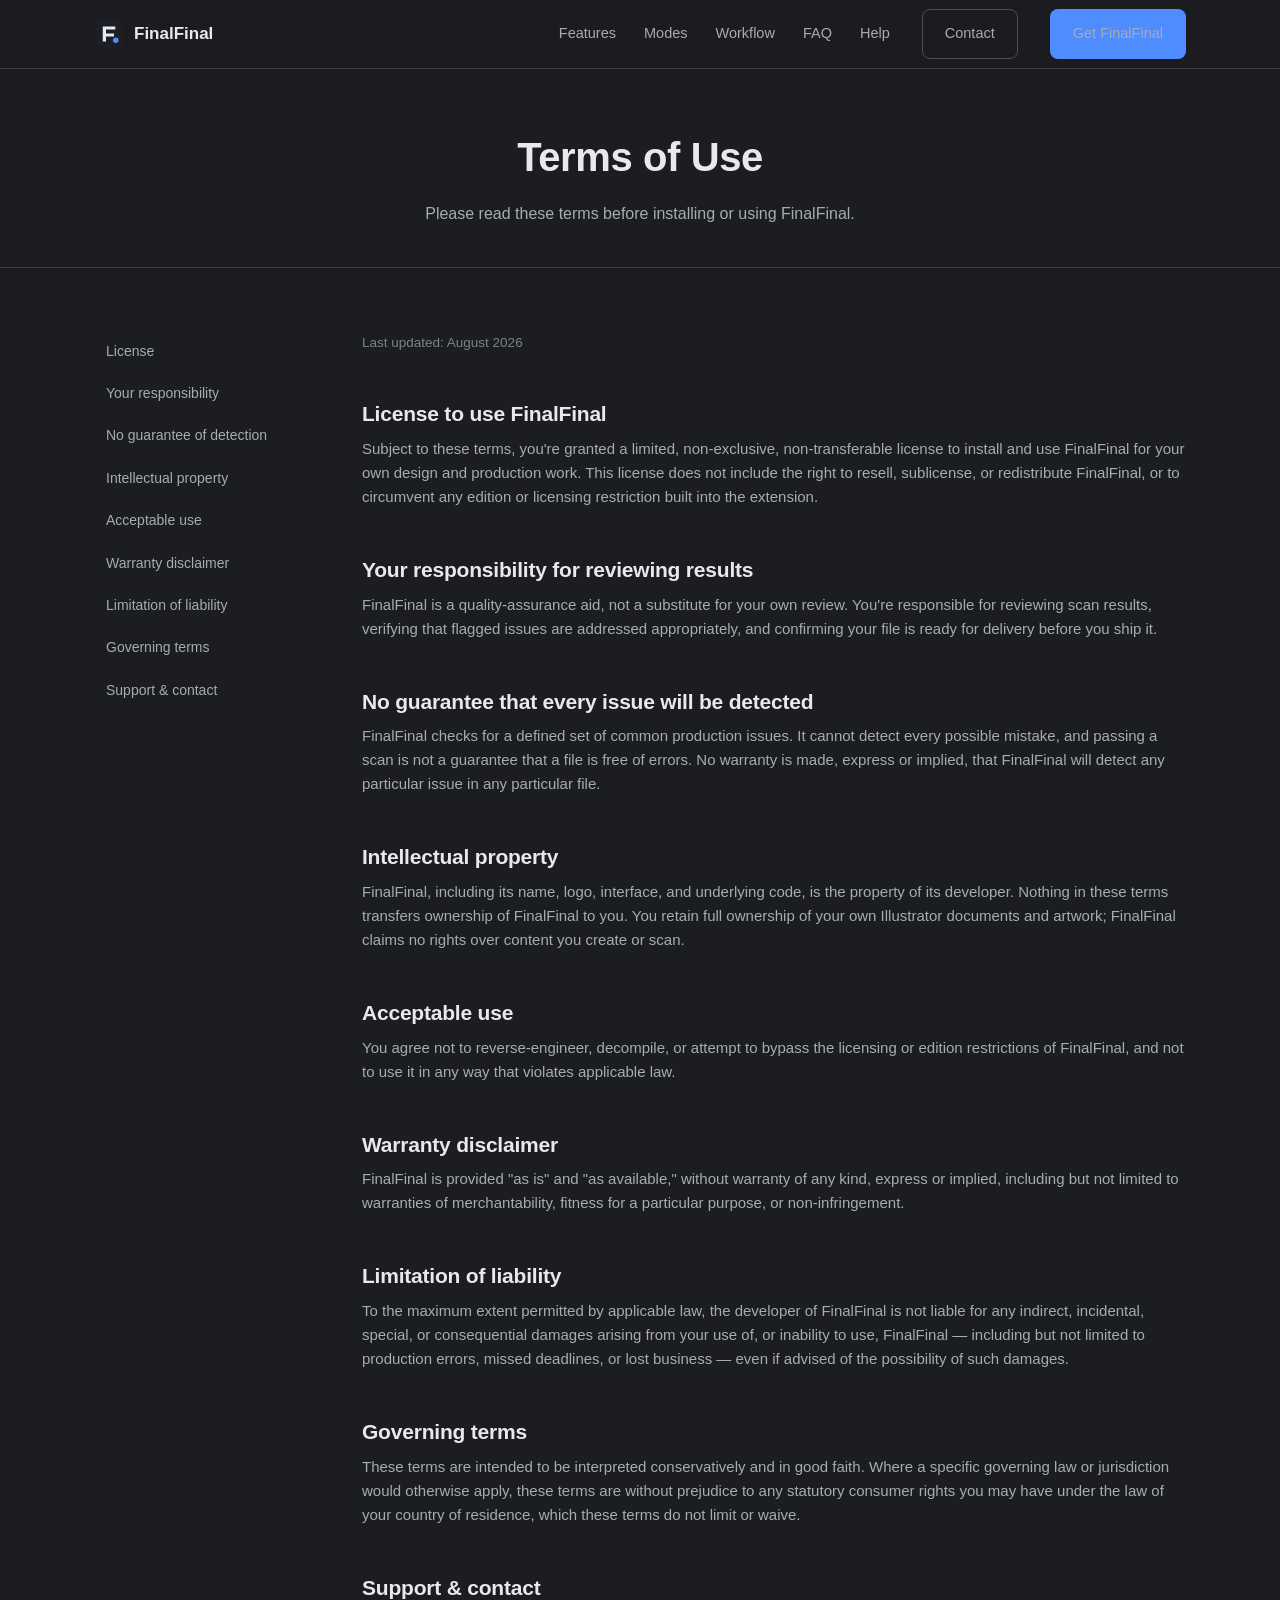
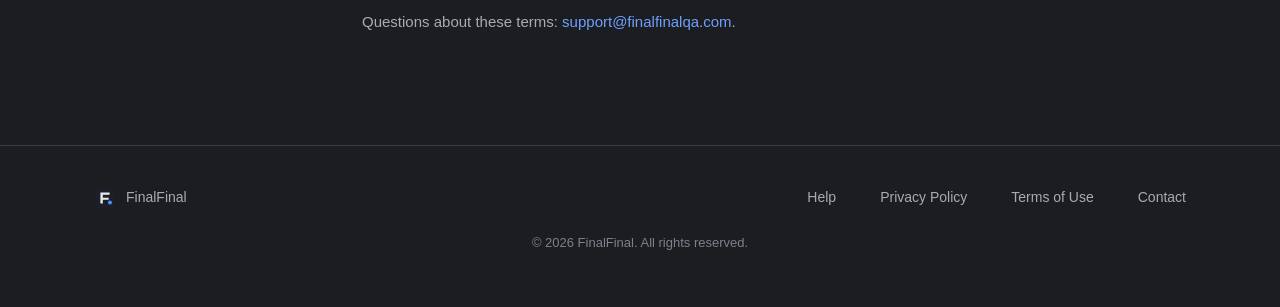
<file: terms.html>
<!DOCTYPE html>
<html lang="en">
<head>
<meta charset="UTF-8">
<meta name="viewport" content="width=device-width, initial-scale=1.0">
<title>Terms of Use — FinalFinal</title>
<meta name="description" content="Terms of use for the FinalFinal Adobe Illustrator extension.">
<link rel="icon" type="image/svg+xml" href="assets/img/logo-mark.svg">
<link rel="icon" type="image/png" sizes="32x32" href="assets/img/favicon-32.png">
<link rel="apple-touch-icon" sizes="180x180" href="assets/img/favicon-180.png">
<link rel="stylesheet" href="assets/css/style.css">
<meta property="og:type" content="website">
<meta property="og:title" content="Terms of Use — FinalFinal">
<meta property="og:description" content="Terms of use for the FinalFinal Adobe Illustrator extension.">
<meta property="og:image" content="assets/img/og-image.png">
</head>
<body>

<a class="skip-link" href="#main">Skip to content</a>

<header class="site-header">
  <div class="container">
    <a class="brand" href="index.html">
      <img src="assets/img/logo-mark.svg" alt="" width="30" height="30">
      FinalFinal
    </a>
    <nav class="main-nav" id="main-nav" aria-label="Primary">
      <a href="index.html#features">Features</a>
      <a href="index.html#modes">Modes</a>
      <a href="index.html#workflow">Workflow</a>
      <a href="index.html#faq">FAQ</a>
      <a href="help.html">Help</a>
      <a class="btn btn-ghost" href="mailto:support@finalfinalqa.com">Contact</a>
      <a class="btn btn-primary" href="https://exchange.adobe.com/apps/cc/205880/finalfinal-campaign-qa" target="_blank" rel="noopener noreferrer">Get FinalFinal</a>
    </nav>
    <button class="nav-toggle" aria-label="Toggle menu" aria-expanded="false" aria-controls="main-nav">
      <svg width="20" height="20" viewBox="0 0 20 20" fill="none" stroke="currentColor" stroke-width="1.8" stroke-linecap="round"><path d="M3 5h14M3 10h14M3 15h14"/></svg>
    </button>
  </div>
</header>

<main id="main">
  <div class="page-hero">
    <div class="container">
      <h1>Terms of Use</h1>
      <p>Please read these terms before installing or using FinalFinal.</p>
    </div>
  </div>

  <div class="container">
    <div class="doc-layout">
      <nav class="doc-nav" aria-label="On this page">
        <a href="#license">License</a>
        <a href="#responsibility">Your responsibility</a>
        <a href="#no-guarantee">No guarantee of detection</a>
        <a href="#ip">Intellectual property</a>
        <a href="#acceptable-use">Acceptable use</a>
        <a href="#warranty">Warranty disclaimer</a>
        <a href="#liability">Limitation of liability</a>
        <a href="#governing">Governing terms</a>
        <a href="#contact">Support &amp; contact</a>
      </nav>

      <article class="doc-content">
        <p class="updated">Last updated: August 2026</p>

        <h2 id="license">License to use FinalFinal</h2>
        <p>Subject to these terms, you're granted a limited, non-exclusive, non-transferable license to install and use FinalFinal for your own design and production work. This license does not include the right to resell, sublicense, or redistribute FinalFinal, or to circumvent any edition or licensing restriction built into the extension.</p>

        <h2 id="responsibility">Your responsibility for reviewing results</h2>
        <p>FinalFinal is a quality-assurance aid, not a substitute for your own review. You're responsible for reviewing scan results, verifying that flagged issues are addressed appropriately, and confirming your file is ready for delivery before you ship it.</p>

        <h2 id="no-guarantee">No guarantee that every issue will be detected</h2>
        <p>FinalFinal checks for a defined set of common production issues. It cannot detect every possible mistake, and passing a scan is not a guarantee that a file is free of errors. No warranty is made, express or implied, that FinalFinal will detect any particular issue in any particular file.</p>

        <h2 id="ip">Intellectual property</h2>
        <p>FinalFinal, including its name, logo, interface, and underlying code, is the property of its developer. Nothing in these terms transfers ownership of FinalFinal to you. You retain full ownership of your own Illustrator documents and artwork; FinalFinal claims no rights over content you create or scan.</p>

        <h2 id="acceptable-use">Acceptable use</h2>
        <p>You agree not to reverse-engineer, decompile, or attempt to bypass the licensing or edition restrictions of FinalFinal, and not to use it in any way that violates applicable law.</p>

        <h2 id="warranty">Warranty disclaimer</h2>
        <p>FinalFinal is provided "as is" and "as available," without warranty of any kind, express or implied, including but not limited to warranties of merchantability, fitness for a particular purpose, or non-infringement.</p>

        <h2 id="liability">Limitation of liability</h2>
        <p>To the maximum extent permitted by applicable law, the developer of FinalFinal is not liable for any indirect, incidental, special, or consequential damages arising from your use of, or inability to use, FinalFinal — including but not limited to production errors, missed deadlines, or lost business — even if advised of the possibility of such damages.</p>

        <h2 id="governing">Governing terms</h2>
        <p>These terms are intended to be interpreted conservatively and in good faith. Where a specific governing law or jurisdiction would otherwise apply, these terms are without prejudice to any statutory consumer rights you may have under the law of your country of residence, which these terms do not limit or waive.</p>

        <h2 id="contact">Support &amp; contact</h2>
        <p>Questions about these terms: <a href="mailto:support@finalfinalqa.com">support@finalfinalqa.com</a>.</p>
      </article>
    </div>
  </div>
</main>

<footer class="site-footer">
  <div class="container">
    <a class="footer-brand" href="index.html">
      <img src="assets/img/logo-mark.svg" alt="" width="22" height="22">
      FinalFinal
    </a>
    <nav class="footer-links" aria-label="Footer">
      <a href="help.html">Help</a>
      <a href="privacy.html">Privacy Policy</a>
      <a href="terms.html">Terms of Use</a>
      <a href="mailto:support@finalfinalqa.com">Contact</a>
    </nav>
    <p class="footer-copy">© 2026 FinalFinal. All rights reserved.</p>
  </div>
</footer>

<script src="assets/js/main.js"></script>
</body>
</html>
</file>
<file: assets/css/style.css>
/* ==========================================================================
   FinalFinal marketing site — style.css
   Color tokens are taken directly from the FinalFinal Illustrator extension's
   own design system (client/css/variables.css) so the site matches the real
   product rather than inventing a separate look.
   ========================================================================== */

:root {
    /* --- Brand palette (from the extension's dark theme) --- */
    --bg:            #1c1d21;
    --bg-elev:       #24262b;
    --bg-elev-2:     #2c2f36;
    --bg-input:      #191a1e;
    --border:        #3a3d45;
    --border-strong: #4a4e58;
    --text:          #e8e9ec;
    --text-dim:      #a7abb4;
    --text-faint:    #7c818b;

    --accent:        #4f8cff;
    --accent-hover:  #3f7ae6;
    --accent-2:      #6ea0ff;
    --on-accent:     #ffffff;

    --error:         #ff5c5c;
    --warning:       #ffb547;
    --info:          #5ac8fa;
    --passed:        #4ecb7d;

    /* --- Site-level scale (site needs a bigger type/space scale than the
       compact in-app panel; radii/border language stays identical) --- */
    --radius:      8px;
    --radius-lg:   14px;
    --radius-pill: 999px;

    --font: -apple-system, BlinkMacSystemFont, "Segoe UI", "Helvetica Neue", Arial, "Noto Sans", sans-serif;
    --mono: "SFMono-Regular", Consolas, "Liberation Mono", Menlo, monospace;

    --container: 1140px;
    --shadow: 0 12px 40px rgba(0,0,0,0.35);
    --shadow-sm: 0 2px 10px rgba(0,0,0,0.25);
}

/* ---------- Reset ---------- */
* , *::before, *::after { box-sizing: border-box; }
html { scroll-behavior: smooth; }
body {
    margin: 0;
    background: var(--bg);
    color: var(--text);
    font-family: var(--font);
    font-size: 16px;
    line-height: 1.6;
    -webkit-font-smoothing: antialiased;
}
img { max-width: 100%; display: block; }
a { color: var(--accent-2); text-decoration: none; }
a:hover { color: var(--accent); text-decoration: underline; }
h1, h2, h3, h4 { line-height: 1.2; margin: 0 0 0.5em; font-weight: 700; letter-spacing: -0.01em; }
p { margin: 0 0 1em; color: var(--text-dim); }
ul { margin: 0; padding: 0; }
button { font-family: inherit; }

/* Visible, consistent keyboard focus ring across all interactive elements */
a:focus-visible,
button:focus-visible,
summary:focus-visible {
    outline: 2px solid var(--accent-2);
    outline-offset: 3px;
    border-radius: 4px;
}

.container {
    max-width: var(--container);
    margin: 0 auto;
    padding: 0 24px;
}

.visually-hidden {
    position: absolute;
    width: 1px; height: 1px;
    overflow: hidden;
    clip: rect(0 0 0 0);
    white-space: nowrap;
}

.skip-link {
    position: absolute;
    left: -999px;
    top: 0;
    background: var(--accent);
    color: var(--on-accent);
    padding: 10px 16px;
    border-radius: 0 0 8px 0;
    z-index: 100;
}
.skip-link:focus {
    left: 0;
}

/* ---------- Header ---------- */
.site-header {
    position: sticky;
    top: 0;
    z-index: 50;
    background: rgba(28, 29, 33, 0.86);
    backdrop-filter: blur(10px);
    border-bottom: 1px solid var(--border);
}
.site-header .container {
    display: flex;
    align-items: center;
    justify-content: space-between;
    height: 68px;
}
.brand {
    display: flex;
    align-items: center;
    gap: 10px;
    color: var(--text);
    font-weight: 700;
    font-size: 17px;
}
.brand:hover { text-decoration: none; color: var(--text); }
.brand img { width: 30px; height: 30px; border-radius: 7px; }

.main-nav { display: flex; align-items: center; }
.main-nav a { margin-right: 28px; }
.main-nav a:last-of-type { margin-right: 0; }
.main-nav a {
    color: var(--text-dim);
    font-size: 14.5px;
    font-weight: 500;
}
.main-nav a:hover { color: var(--text); text-decoration: none; }
.main-nav .btn { margin-left: 4px; }

.nav-toggle {
    display: none;
    background: none;
    border: 1px solid var(--border);
    border-radius: var(--radius);
    color: var(--text);
    width: 40px; height: 40px;
    align-items: center;
    justify-content: center;
    cursor: pointer;
}

/* ---------- Buttons ---------- */
.btn {
    display: inline-flex;
    align-items: center;
    gap: 8px;
    padding: 12px 22px;
    border-radius: var(--radius);
    font-weight: 600;
    font-size: 15px;
    border: 1px solid transparent;
    cursor: pointer;
    transition: transform 0.12s ease, background-color 0.12s ease, border-color 0.12s ease;
}
.btn:hover { text-decoration: none; }
.btn:active { transform: translateY(1px); }

.btn-primary {
    background: var(--accent);
    color: var(--on-accent);
}
.btn-primary:hover { background: var(--accent-hover); color: var(--on-accent); }

.btn-ghost {
    background: transparent;
    border-color: var(--border-strong);
    color: var(--text);
}
.btn-ghost:hover { border-color: var(--accent-2); color: var(--accent-2); }

.btn-lg { padding: 14px 28px; font-size: 16px; }

/* ---------- Hero ---------- */
.hero {
    padding: 96px 0 72px;
    text-align: center;
    background:
        radial-gradient(700px 380px at 50% -10%, rgba(79,140,255,0.14), transparent 65%),
        var(--bg);
}
.hero .eyebrow {
    display: inline-flex;
    align-items: center;
    gap: 8px;
    color: var(--text-dim);
    font-size: 13.5px;
    font-weight: 600;
    letter-spacing: 0.04em;
    text-transform: uppercase;
    background: var(--bg-elev);
    border: 1px solid var(--border);
    padding: 6px 14px;
    border-radius: var(--radius-pill);
    margin-bottom: 24px;
}
.hero .eyebrow img { width: 16px; height: 16px; border-radius: 4px; }

.hero h1 {
    font-size: clamp(34px, 5.4vw, 58px);
    max-width: 880px;
    margin: 0 auto 20px;
}
.hero .lede {
    max-width: 640px;
    margin: 0 auto 36px;
    font-size: 18px;
    color: var(--text-dim);
}
.hero .cta-row {
    display: flex;
    justify-content: center;
    gap: 14px;
    flex-wrap: wrap;
    margin-bottom: 64px;
}

.hero-shot {
    max-width: 640px;
    margin: 0 auto;
    border-radius: var(--radius-lg);
    border: 1px solid var(--border);
    box-shadow: var(--shadow);
    overflow: hidden;
    background: var(--bg-elev);
}
.hero-shot img { width: 100%; height: 480px; object-fit: cover; object-position: top center; display: block; }

/* ---------- Sections ---------- */
section { padding: 88px 0; }
section.tight { padding: 64px 0; }
.section-head {
    text-align: center;
    max-width: 640px;
    margin: 0 auto 52px;
}
.section-head .kicker {
    color: var(--accent-2);
    font-size: 13.5px;
    font-weight: 700;
    letter-spacing: 0.06em;
    text-transform: uppercase;
    margin-bottom: 10px;
    display: block;
}
.section-head h2 { font-size: clamp(26px, 3.4vw, 36px); }
.section-head p { font-size: 16.5px; }

.alt-bg { background: var(--bg-elev); border-top: 1px solid var(--border); border-bottom: 1px solid var(--border); }

/* ---------- Screenshot gallery ---------- */
.shot-grid {
    display: grid;
    grid-template-columns: repeat(3, 1fr);
    gap: 22px;
}
.shot-card {
    background: var(--bg-elev);
    border: 1px solid var(--border);
    border-radius: var(--radius-lg);
    overflow: hidden;
    box-shadow: var(--shadow-sm);
    transition: transform 0.18s ease, border-color 0.18s ease;
}
.shot-card:hover { transform: translateY(-4px); border-color: var(--border-strong); }
.shot-card .shot-frame {
    background: var(--bg-input);
    border-bottom: 1px solid var(--border);
    overflow: hidden;
}
.shot-card img { width: 100%; height: 280px; object-fit: cover; object-position: top center; display: block; }
.shot-card .shot-caption {
    padding: 16px 18px 20px;
}
.shot-card .shot-caption h3 { font-size: 15.5px; margin-bottom: 4px; }
.shot-card .shot-caption p { font-size: 14px; margin: 0; }

/* ---------- Mode cards (Digital / Print / Complete) ---------- */
.mode-grid {
    display: grid;
    grid-template-columns: repeat(3, 1fr);
    gap: 20px;
}
.mode-card {
    background: var(--bg-elev);
    border: 1px solid var(--border);
    border-radius: var(--radius-lg);
    padding: 28px 24px;
}
.mode-card.is-complete {
    border-color: var(--accent);
    background: linear-gradient(180deg, rgba(79,140,255,0.08), transparent 60%), var(--bg-elev);
}
.mode-card .mode-icon {
    width: 44px; height: 44px;
    border-radius: 10px;
    display: flex; align-items: center; justify-content: center;
    background: var(--bg-elev-2);
    border: 1px solid var(--border);
    margin-bottom: 18px;
    color: var(--accent-2);
}
.mode-card h3 { font-size: 19px; margin-bottom: 8px; }
.mode-card p { font-size: 14.5px; margin-bottom: 0; }

/* ---------- Feature grid ---------- */
.feature-grid {
    display: grid;
    grid-template-columns: repeat(3, 1fr);
    gap: 24px;
}
.feature {
    padding: 4px 0;
}
.feature .feature-icon {
    width: 40px; height: 40px;
    border-radius: 9px;
    background: var(--bg-elev-2);
    border: 1px solid var(--border);
    display: flex; align-items: center; justify-content: center;
    margin-bottom: 16px;
    color: var(--accent-2);
}
.feature h3 { font-size: 16.5px; margin-bottom: 6px; }
.feature p { font-size: 14.5px; margin: 0; }

/* ---------- Workflow steps ---------- */
.steps {
    display: grid;
    grid-template-columns: repeat(3, 1fr);
    gap: 28px;
    counter-reset: step;
}
.step { position: relative; padding-left: 4px; }
.step .step-num {
    display: inline-flex;
    align-items: center; justify-content: center;
    width: 36px; height: 36px;
    border-radius: 50%;
    background: var(--accent);
    color: var(--on-accent);
    font-weight: 700;
    margin-bottom: 18px;
    font-size: 15px;
}
.step h3 { font-size: 17px; margin-bottom: 6px; }
.step p { font-size: 14.5px; margin: 0; }

/* ---------- Compatibility badges ---------- */
.compat-row {
    display: flex;
    flex-wrap: wrap;
    justify-content: center;
    gap: 14px;
}
.compat-badge {
    display: flex;
    align-items: center;
    gap: 10px;
    background: var(--bg-elev);
    border: 1px solid var(--border);
    border-radius: var(--radius-pill);
    padding: 12px 20px;
    font-size: 14.5px;
    color: var(--text);
    font-weight: 500;
}
.compat-badge .dot {
    width: 8px; height: 8px; border-radius: 50%;
    background: var(--passed);
    margin-right: 10px;
}

/* ---------- FAQ ---------- */
.faq-list { max-width: 760px; margin: 0 auto; }
.faq-item {
    border: 1px solid var(--border);
    border-radius: var(--radius);
    background: var(--bg-elev);
    margin-bottom: 12px;
    overflow: hidden;
}
.faq-item summary {
    cursor: pointer;
    list-style: none;
    padding: 18px 22px;
    font-weight: 600;
    font-size: 15.5px;
    color: var(--text);
    display: flex;
    align-items: center;
    justify-content: space-between;
    gap: 16px;
}
.faq-item summary::-webkit-details-marker { display: none; }
.faq-item summary::after {
    content: "+";
    font-size: 22px;
    color: var(--text-dim);
    flex-shrink: 0;
    transition: transform 0.15s ease;
}
.faq-item[open] summary::after { transform: rotate(45deg); }
.faq-item .faq-body {
    padding: 0 22px 20px;
    font-size: 14.5px;
    color: var(--text-dim);
}
.faq-item .faq-body p:last-child { margin-bottom: 0; }

/* ---------- Support / contact ---------- */
.support-card {
    max-width: 640px;
    margin: 0 auto;
    text-align: center;
    background: var(--bg-elev);
    border: 1px solid var(--border);
    border-radius: var(--radius-lg);
    padding: 48px 40px;
}
.support-card h2 { font-size: 24px; }
.support-card p { font-size: 15.5px; }

/* ---------- Footer ---------- */
.site-footer {
    border-top: 1px solid var(--border);
    padding: 40px 0;
}
.site-footer .container {
    display: flex;
    align-items: center;
    justify-content: space-between;
    flex-wrap: wrap;
    gap: 16px;
}
.footer-brand { display: flex; align-items: center; gap: 10px; color: var(--text-dim); font-size: 14px; }
.footer-brand img { width: 22px; height: 22px; border-radius: 5px; }
.footer-links { display: flex; gap: 22px; flex-wrap: wrap; }
.footer-links a { margin-right: 22px; }
.footer-links a:last-child { margin-right: 0; }
.footer-links a { color: var(--text-dim); font-size: 14px; }
.footer-links a:hover { color: var(--text); }
.footer-copy { color: var(--text-faint); font-size: 13px; width: 100%; text-align: center; margin-top: 8px; }

/* ---------- Inner pages (help / privacy / terms) ---------- */
.page-hero {
    padding: 64px 0 40px;
    text-align: center;
    border-bottom: 1px solid var(--border);
}
.page-hero h1 { font-size: clamp(28px, 4vw, 40px); }
.page-hero p { max-width: 560px; margin: 0 auto; font-size: 16px; }

.doc-layout {
    display: grid;
    grid-template-columns: 220px 1fr;
    gap: 48px;
    padding: 64px 0 96px;
    align-items: start;
}
.doc-nav {
    position: sticky;
    top: 96px;
    display: flex;
    flex-direction: column;
    gap: 4px;
}
.doc-nav a {
    color: var(--text-dim);
    font-size: 14px;
    padding: 8px 12px;
    border-radius: var(--radius);
}
.doc-nav a:hover, .doc-nav a:focus-visible { color: var(--text); background: var(--bg-elev); text-decoration: none; }

.doc-content h2 {
    font-size: 21px;
    margin-top: 40px;
    padding-top: 8px;
    scroll-margin-top: 96px;
}
.doc-content h2:first-child { margin-top: 0; }
.doc-content h3 { font-size: 16.5px; margin-top: 24px; color: var(--text); }
.doc-content p, .doc-content li { color: var(--text-dim); font-size: 15px; }
.doc-content ul, .doc-content ol { padding-left: 22px; margin-bottom: 1em; }
.doc-content li { margin-bottom: 6px; }
.doc-content code {
    background: var(--bg-elev-2);
    border: 1px solid var(--border);
    border-radius: 5px;
    padding: 1px 7px;
    font-family: var(--mono);
    font-size: 0.92em;
    color: var(--accent-2);
}
.doc-content .callout {
    background: var(--bg-elev);
    border: 1px solid var(--border);
    border-left: 3px solid var(--accent);
    border-radius: var(--radius);
    padding: 16px 18px;
    margin: 20px 0;
    font-size: 14.5px;
    color: var(--text-dim);
}
.doc-content .callout.warn { border-left-color: var(--warning); }
.doc-content .updated {
    color: var(--text-faint);
    font-size: 13.5px;
    margin-bottom: 32px;
}
.doc-content a { color: var(--accent-2); }

/* ---------- Responsive ---------- */
@media (max-width: 900px) {
    .shot-grid, .mode-grid, .feature-grid, .steps { grid-template-columns: repeat(2, 1fr); }
    .doc-layout { grid-template-columns: 1fr; }
    .doc-nav { position: static; flex-direction: row; flex-wrap: wrap; margin-bottom: 8px; }
}

@media (max-width: 720px) {
    .main-nav { display: none; }
    .main-nav.is-open {
        display: flex;
        position: absolute;
        top: 68px; left: 0; right: 0;
        background: var(--bg-elev);
        border-bottom: 1px solid var(--border);
        flex-direction: column;
        align-items: flex-start;
        padding: 16px 24px 24px;
        gap: 16px;
    }
    .nav-toggle { display: flex; }
    .shot-grid, .mode-grid, .feature-grid, .steps { grid-template-columns: 1fr; }
    .hero { padding: 64px 0 48px; }
    section { padding: 64px 0; }
    .support-card { padding: 36px 24px; }
    .hero-shot img { height: 340px; }
    .shot-card img { height: 240px; }
}
</file>
